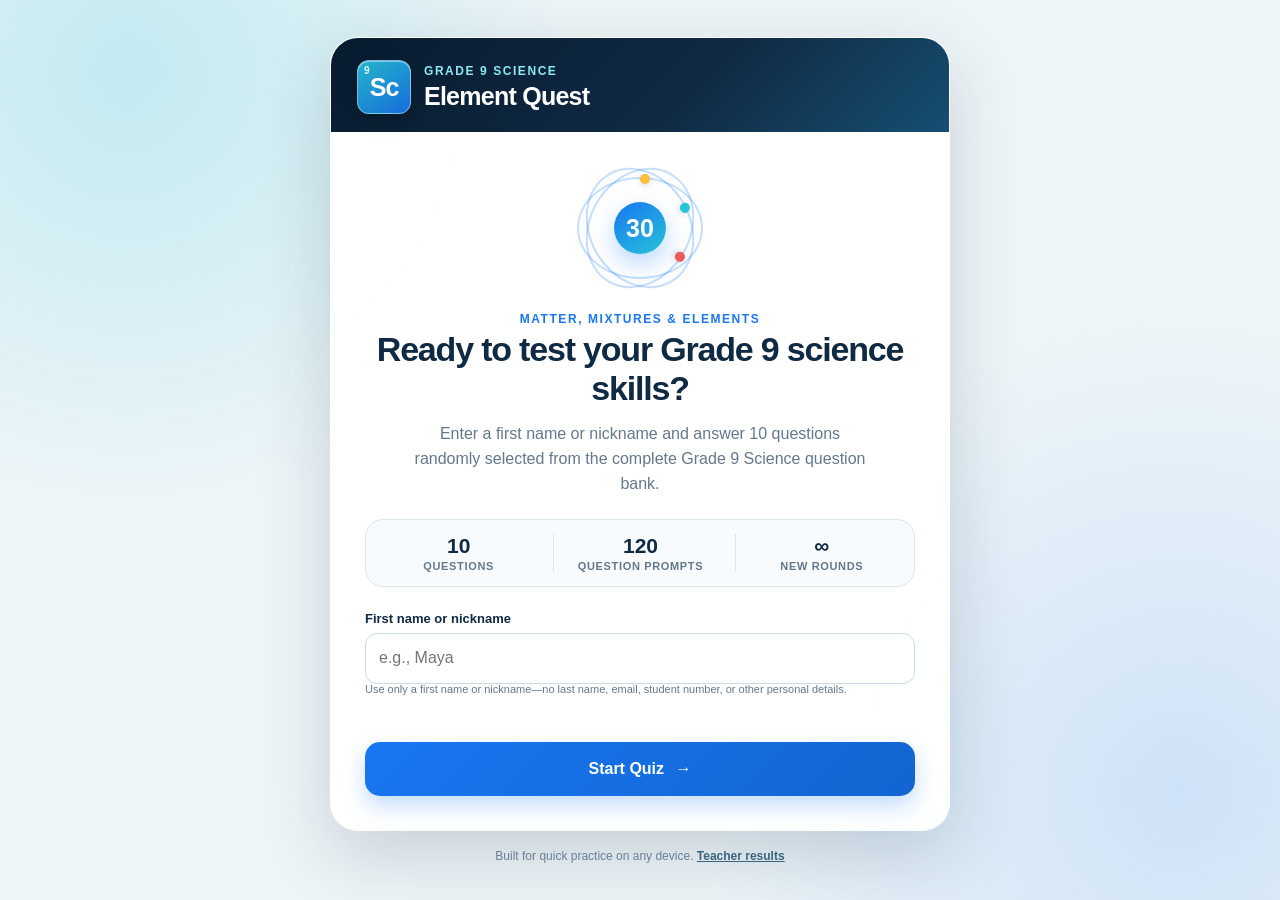
<file: index.html>
<!doctype html>
<html lang="en">
<head>
  <meta charset="utf-8">
  <meta name="viewport" content="width=device-width, initial-scale=1, viewport-fit=cover">
  <meta name="theme-color" content="#102a43">
  <meta name="description" content="A mobile-friendly Grade 9 Science quiz about elements, properties, changes, and mixtures.">
  <title>Element Quest — Grade 9 Science Quiz</title>
  <link rel="stylesheet" href="styles.css">
</head>
<body>
  <main class="app-shell">
    <section class="quiz-card" aria-labelledby="app-title">
      <header class="brand-bar">
        <div class="brand-mark" aria-hidden="true">
          <span class="brand-number">9</span>
          <span class="brand-symbol">Sc</span>
        </div>
        <div>
          <p class="eyebrow">Grade 9 Science</p>
          <h1 id="app-title">Element Quest</h1>
        </div>
      </header>

      <div id="start-screen" class="screen active">
        <div class="hero-visual" aria-hidden="true">
          <div class="atom-orbit orbit-one"><span></span></div>
          <div class="atom-orbit orbit-two"><span></span></div>
          <div class="atom-orbit orbit-three"><span></span></div>
          <div class="atom-core">30</div>
        </div>
        <p class="kicker">Matter, mixtures & elements</p>
        <h2>Ready to test your Grade 9 science skills?</h2>
        <p class="screen-copy">Enter a first name or nickname and answer 10 questions randomly selected from the complete Grade 9 Science question bank.</p>
        <div class="feature-row" aria-label="Quiz details">
          <div><strong>10</strong><span>questions</span></div>
          <div><strong>120</strong><span>question prompts</span></div>
          <div><strong>∞</strong><span>new rounds</span></div>
        </div>
        <form id="start-form" class="start-form" novalidate>
          <label for="student-name">First name or nickname</label>
          <input id="student-name" name="student-name" type="text" maxlength="40" autocomplete="given-name" placeholder="e.g., Maya" required>
          <p class="privacy-note">Use only a first name or nickname—no last name, email, student number, or other personal details.</p>
          <p id="start-error" class="form-error" role="alert"></p>
        </form>
        <button id="start-button" class="primary-button" type="submit" form="start-form">Start Quiz <span aria-hidden="true">→</span></button>
      </div>

      <div id="quiz-screen" class="screen" aria-live="polite">
        <p id="active-topic" class="active-topic">Grade 9 Science Review</p>
        <div class="quiz-status">
          <div>
            <span class="status-label">Question</span>
            <strong><span id="question-number">1</span> / <span id="question-total">10</span></strong>
          </div>
          <div class="score-pill">
            <span class="status-label">Score</span>
            <strong id="score">0</strong>
          </div>
        </div>

        <div class="progress-track" role="progressbar" aria-label="Quiz progress" aria-valuemin="0" aria-valuemax="10" aria-valuenow="1">
          <div id="progress-fill" class="progress-fill"></div>
        </div>

        <div class="question-area">
          <span id="question-type" class="question-type">Name → Symbol</span>
          <h2 id="question-text">Question text</h2>
          <p id="question-hint" class="question-hint"></p>
        </div>

        <div id="answer-list" class="answer-list" role="group" aria-labelledby="question-text"></div>

        <div id="feedback" class="feedback" role="status" aria-live="assertive" hidden>
          <div id="feedback-icon" class="feedback-icon" aria-hidden="true"></div>
          <div>
            <strong id="feedback-title"></strong>
            <p id="feedback-text"></p>
          </div>
        </div>

        <button id="next-button" class="primary-button next-button" type="button" hidden>Next Question <span aria-hidden="true">→</span></button>
      </div>

      <div id="result-screen" class="screen" aria-live="polite">
        <div id="result-badge" class="result-badge" aria-hidden="true">★</div>
        <p class="kicker">Round complete</p>
        <h2 id="result-heading">Great work!</h2>
        <div class="score-ring" aria-label="Final score">
          <span id="final-score">0</span>
          <small>/ 10</small>
        </div>
        <p id="result-message" class="screen-copy"></p>
        <div class="result-stats">
          <div><span id="correct-count">0</span><small>Correct</small></div>
          <div><span id="incorrect-count">0</span><small>Review</small></div>
          <div><span id="percent-score">0%</span><small>Score</small></div>
        </div>
        <p id="save-status" class="save-status" role="status"></p>
        <button id="play-again-button" class="primary-button" type="button">Play Again <span aria-hidden="true">↻</span></button>
        <button id="review-button" class="text-button" type="button">Review the first 30 elements</button>
      </div>

      <div id="study-screen" class="screen">
        <div class="study-header">
          <div>
            <p class="kicker">Quick reference</p>
            <h2>The first 30 elements</h2>
          </div>
          <button id="close-study-button" class="icon-button" type="button" aria-label="Close element reference">×</button>
        </div>
        <div id="element-grid" class="element-grid"></div>
        <button id="study-play-button" class="primary-button" type="button">Start a New Round <span aria-hidden="true">→</span></button>
      </div>
    </section>

    <p class="footer-note">Built for quick practice on any device. <a href="admin.html">Teacher results</a></p>
  </main>

  <noscript>This quiz needs JavaScript enabled to run.</noscript>
  <script src="config.js"></script>
  <script src="app.js" defer></script>
</body>
</html>
</file>
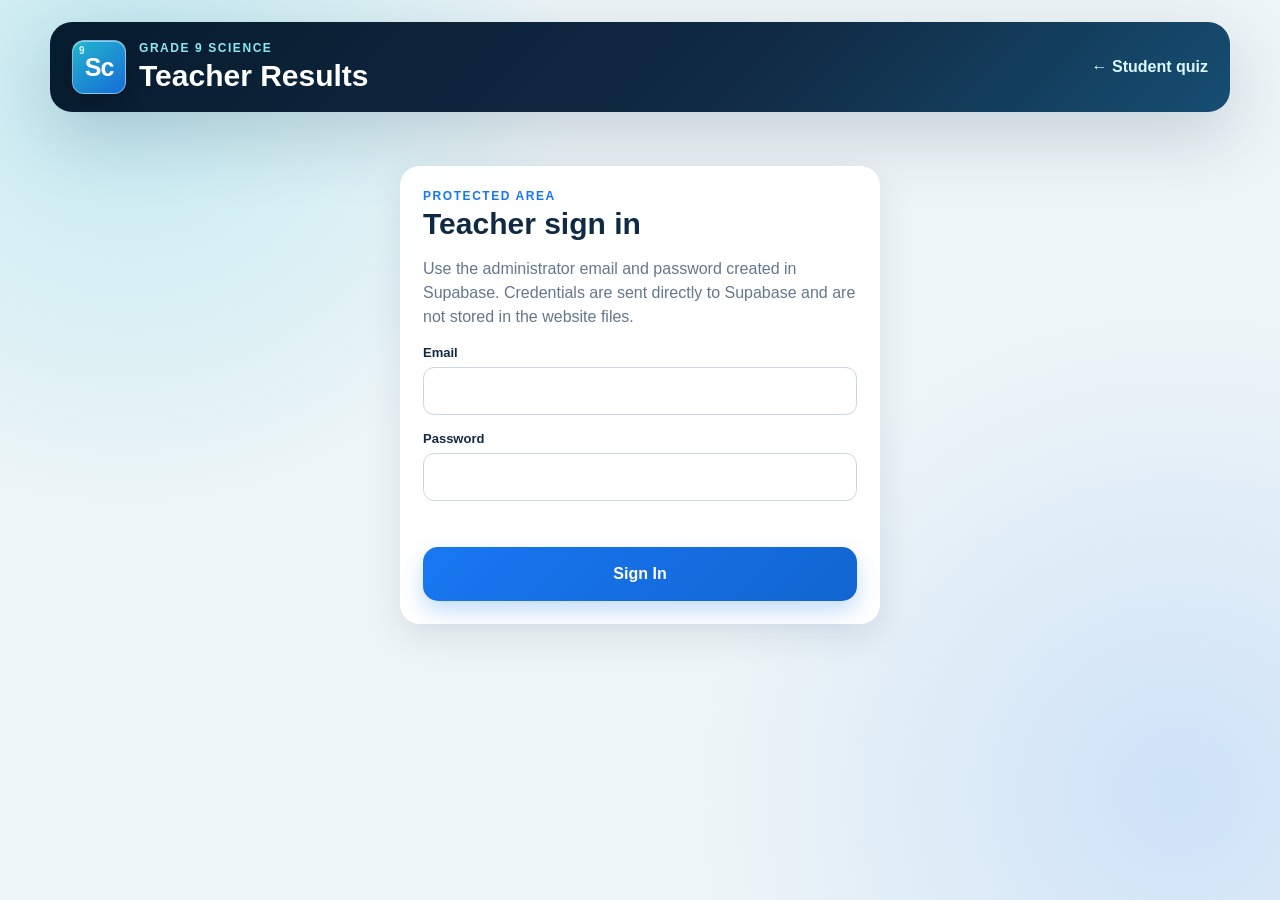
<file: admin.html>
<!doctype html>
<html lang="en">
<head>
  <meta charset="utf-8">
  <meta name="viewport" content="width=device-width, initial-scale=1, viewport-fit=cover">
  <meta name="theme-color" content="#102a43">
  <meta name="robots" content="noindex, nofollow">
  <title>Teacher Results — Element Quest</title>
  <link rel="stylesheet" href="styles.css">
  <link rel="stylesheet" href="admin.css">
</head>
<body>
  <main class="admin-shell">
    <header class="admin-header">
      <div class="admin-brand">
        <div class="brand-mark" aria-hidden="true"><span class="brand-number">9</span><span class="brand-symbol">Sc</span></div>
        <div><p class="eyebrow">Grade 9 Science</p><h1>Teacher Results</h1></div>
      </div>
      <a class="back-link" href="index.html">← Student quiz</a>
    </header>

    <section id="config-panel" class="admin-card notice-card" hidden>
      <h2>Tracking setup required</h2>
      <p>Add the Supabase project URL and anon key to <code>config.js</code>, then follow <code>SETUP.md</code>.</p>
    </section>

    <section id="login-panel" class="admin-card login-card">
      <p class="kicker">Protected area</p>
      <h2>Teacher sign in</h2>
      <p>Use the administrator email and password created in Supabase. Credentials are sent directly to Supabase and are not stored in the website files.</p>
      <form id="login-form">
        <label for="admin-email">Email</label>
        <input id="admin-email" type="email" autocomplete="username" required>
        <label for="admin-password">Password</label>
        <input id="admin-password" type="password" autocomplete="current-password" required>
        <p id="login-error" class="form-error" role="alert"></p>
        <button id="login-button" class="primary-button" type="submit">Sign In</button>
      </form>
    </section>

    <section id="dashboard" hidden>
      <div class="dashboard-title-row">
        <div><p class="kicker">Attempt tracking</p><h2>Quiz results</h2><p id="last-updated" class="muted"></p></div>
        <div class="dashboard-actions">
          <button id="refresh-button" class="secondary-button" type="button">Refresh</button>
          <button id="export-button" class="secondary-button" type="button">Export CSV</button>
          <button id="logout-button" class="text-button" type="button">Sign out</button>
        </div>
      </div>

      <div class="admin-card filter-bar">
        <label>Student
          <select id="student-filter"><option value="">All students</option></select>
        </label>
        <label>Topic
          <select id="topic-filter"><option value="">All topics</option></select>
        </label>
        <label>From date
          <input id="date-filter" type="date">
        </label>
        <button id="clear-filters" class="secondary-button" type="button">Clear filters</button>
      </div>

      <p id="dashboard-error" class="form-error dashboard-error" role="alert"></p>

      <div class="metric-grid" aria-label="Filtered result summary">
        <article class="metric-card"><span>Attempts</span><strong id="metric-attempts">0</strong></article>
        <article class="metric-card"><span>Average</span><strong id="metric-average">—</strong></article>
        <article class="metric-card"><span>Latest score</span><strong id="metric-latest">—</strong><small id="metric-latest-date"></small></article>
        <article class="metric-card"><span>Students</span><strong id="metric-students">0</strong></article>
      </div>

      <section class="admin-card table-section">
        <div class="section-heading"><div><h3>Student and topic summary</h3><p>Attempt count, average, and latest result for each combination.</p></div></div>
        <div class="table-wrap">
          <table>
            <thead><tr><th>Student</th><th>Topic</th><th>Attempts</th><th>Average</th><th>Latest</th><th>Latest date</th></tr></thead>
            <tbody id="summary-body"></tbody>
          </table>
        </div>
        <p id="summary-empty" class="empty-state" hidden>No attempts match these filters.</p>
      </section>

      <section class="admin-card table-section">
        <div class="section-heading"><div><h3>Commonly missed questions</h3><p>Ranked by the number of incorrect responses in the filtered attempts.</p></div></div>
        <div class="table-wrap">
          <table>
            <thead><tr><th>Question</th><th>Type</th><th>Times missed</th><th>Correct answer</th></tr></thead>
            <tbody id="missed-body"></tbody>
          </table>
        </div>
        <p id="missed-empty" class="empty-state" hidden>No incorrect answers in these attempts.</p>
      </section>

      <section class="admin-card table-section">
        <div class="section-heading"><div><h3>Attempt history</h3><p>Each completed quiz, newest first.</p></div><span id="history-count" class="count-pill">0 attempts</span></div>
        <div class="table-wrap">
          <table>
            <thead><tr><th>Date and time</th><th>Student</th><th>Topic</th><th>Score</th><th>Percentage</th><th>Incorrect</th></tr></thead>
            <tbody id="history-body"></tbody>
          </table>
        </div>
        <p id="history-empty" class="empty-state" hidden>No attempts have been recorded yet.</p>
      </section>
    </section>
  </main>

  <script src="config.js"></script>
  <script src="admin.js" defer></script>
</body>
</html>
</file>
<file: styles.css>
:root {
  --navy: #102a43;
  --navy-deep: #071b2e;
  --blue: #1877f2;
  --cyan: #27c3d8;
  --mint: #24b47e;
  --mint-soft: #e9f9f2;
  --coral: #ef5b5b;
  --coral-soft: #fff0f0;
  --gold: #ffbe3d;
  --ink: #17324d;
  --muted: #64788c;
  --line: #dbe6ef;
  --surface: #ffffff;
  --page: #eef5f8;
  --shadow: 0 24px 70px rgba(16, 42, 67, 0.18);
  --radius-lg: 28px;
  --radius-md: 18px;
}

* { box-sizing: border-box; }

html {
  min-height: 100%;
  background: var(--page);
  -webkit-text-size-adjust: 100%;
}

body {
  min-width: 320px;
  min-height: 100vh;
  min-height: 100dvh;
  margin: 0;
  color: var(--ink);
  background:
    radial-gradient(circle at 10% 8%, rgba(39, 195, 216, 0.22), transparent 28rem),
    radial-gradient(circle at 92% 88%, rgba(24, 119, 242, 0.15), transparent 30rem),
    var(--page);
  font-family: -apple-system, BlinkMacSystemFont, "SF Pro Display", "Segoe UI", sans-serif;
  -webkit-font-smoothing: antialiased;
}

button, input, select { font: inherit; }

button, .answer-button {
  -webkit-tap-highlight-color: transparent;
  touch-action: manipulation;
}

.app-shell {
  min-height: 100vh;
  min-height: 100dvh;
  display: flex;
  flex-direction: column;
  align-items: center;
  justify-content: center;
  gap: 18px;
  padding: max(22px, env(safe-area-inset-top)) max(16px, env(safe-area-inset-right)) max(22px, env(safe-area-inset-bottom)) max(16px, env(safe-area-inset-left));
}

.quiz-card {
  width: min(100%, 620px);
  overflow: hidden;
  background: rgba(255, 255, 255, 0.97);
  border: 1px solid rgba(255, 255, 255, 0.8);
  border-radius: var(--radius-lg);
  box-shadow: var(--shadow);
}

.brand-bar {
  display: flex;
  align-items: center;
  gap: 13px;
  padding: 22px 26px 18px;
  color: #fff;
  background: linear-gradient(135deg, var(--navy-deep), var(--navy) 58%, #164e72);
}

.brand-mark {
  position: relative;
  width: 54px;
  height: 54px;
  flex: 0 0 auto;
  display: grid;
  place-items: center;
  border: 1px solid rgba(255, 255, 255, 0.42);
  border-radius: 12px;
  background: linear-gradient(145deg, rgba(39, 195, 216, 0.92), rgba(24, 119, 242, 0.88));
  box-shadow: inset 0 1px 0 rgba(255,255,255,.45), 0 7px 18px rgba(0,0,0,.18);
}

.brand-number {
  position: absolute;
  top: 4px;
  left: 6px;
  font-size: 10px;
  font-weight: 700;
  opacity: .85;
}

.brand-symbol { font-size: 25px; font-weight: 800; letter-spacing: -.04em; }

.eyebrow, .kicker {
  margin: 0 0 4px;
  font-size: 12px;
  font-weight: 800;
  letter-spacing: .13em;
  text-transform: uppercase;
}

.eyebrow { color: #8ee8f3; }
.brand-bar h1 { margin: 0; font-size: 25px; letter-spacing: -.03em; }

.screen { display: none; padding: 30px 34px 34px; }
.screen.active { display: block; animation: screen-in .32s ease both; }

@keyframes screen-in {
  from { opacity: 0; transform: translateY(7px); }
  to { opacity: 1; transform: translateY(0); }
}

#start-screen, #result-screen { text-align: center; }

.hero-visual {
  position: relative;
  width: 132px;
  height: 132px;
  margin: 0 auto 18px;
}

.atom-core {
  position: absolute;
  inset: 40px;
  display: grid;
  place-items: center;
  color: #fff;
  border-radius: 50%;
  background: linear-gradient(145deg, var(--blue), var(--cyan));
  box-shadow: 0 10px 24px rgba(24, 119, 242, .3);
  font-size: 25px;
  font-weight: 900;
}

.atom-orbit { position: absolute; inset: 15px 3px; border: 2px solid rgba(24, 119, 242, .25); border-radius: 50%; }
.atom-orbit span { position: absolute; top: -5px; left: 50%; width: 10px; height: 10px; border-radius: 50%; background: var(--gold); box-shadow: 0 2px 6px rgba(0,0,0,.15); }
.orbit-two { transform: rotate(60deg); }
.orbit-two span { background: var(--cyan); }
.orbit-three { transform: rotate(120deg); }
.orbit-three span { background: var(--coral); }

.kicker { color: var(--blue); }
.screen h2 { margin: 0; color: var(--navy); font-size: clamp(25px, 5vw, 34px); line-height: 1.15; letter-spacing: -.035em; }
.screen-copy { max-width: 470px; margin: 14px auto 22px; color: var(--muted); font-size: 16px; line-height: 1.55; }

.feature-row {
  display: grid;
  grid-template-columns: repeat(3, 1fr);
  gap: 8px;
  margin: 0 0 24px;
  padding: 14px 6px;
  border: 1px solid var(--line);
  border-radius: var(--radius-md);
  background: #f8fbfd;
}

.feature-row div { display: flex; flex-direction: column; gap: 2px; }
.feature-row div + div { border-left: 1px solid var(--line); }
.feature-row strong { color: var(--navy); font-size: 21px; }
.feature-row span { color: var(--muted); font-size: 11px; font-weight: 700; text-transform: uppercase; letter-spacing: .06em; }

.start-form { margin: 0 0 18px; text-align: left; }
.start-form label { display: block; margin: 13px 0 7px; color: var(--navy); font-size: 13px; font-weight: 850; }
.start-form input, .start-form select { width: 100%; min-height: 51px; padding: 11px 13px; color: var(--ink); border: 1px solid #cbdbe6; border-radius: 12px; background: #fff; }
.start-form input:focus, .start-form select:focus { outline: 3px solid rgba(24,119,242,.17); border-color: var(--blue); }
.privacy-note { margin: -2px 0 3px; color: var(--muted); font-size: 11px; line-height: 1.4; }
.form-error { min-height: 19px; margin: 8px 0 0; color: #a43131; font-size: 12px; font-weight: 800; }
.active-topic { margin: 0 0 12px; color: var(--blue); font-size: 12px; font-weight: 900; letter-spacing: .08em; text-align: center; text-transform: uppercase; }

.primary-button {
  width: 100%;
  min-height: 54px;
  padding: 14px 22px;
  color: #fff;
  border: 0;
  border-radius: 15px;
  background: linear-gradient(135deg, var(--blue), #1265d1);
  box-shadow: 0 10px 22px rgba(24, 119, 242, .25);
  cursor: pointer;
  font-weight: 800;
  transition: transform .16s ease, box-shadow .16s ease, filter .16s ease;
}

.primary-button span { margin-left: 7px; }
.primary-button:hover { filter: brightness(1.04); box-shadow: 0 13px 26px rgba(24, 119, 242, .3); }
.primary-button:active { transform: translateY(1px) scale(.995); }
.primary-button:focus-visible, .answer-button:focus-visible, .text-button:focus-visible, .icon-button:focus-visible { outline: 3px solid rgba(24, 119, 242, .3); outline-offset: 3px; }

.quiz-status { display: flex; align-items: center; justify-content: space-between; margin-bottom: 10px; }
.quiz-status > div { display: flex; align-items: baseline; gap: 7px; }
.status-label { color: var(--muted); font-size: 12px; font-weight: 800; text-transform: uppercase; letter-spacing: .1em; }
.quiz-status strong { color: var(--navy); font-size: 18px; }
.score-pill { padding: 8px 12px; border-radius: 999px; background: #edf5ff; }

.progress-track { height: 8px; overflow: hidden; border-radius: 999px; background: #e8eff5; }
.progress-fill { width: 10%; height: 100%; border-radius: inherit; background: linear-gradient(90deg, var(--cyan), var(--blue)); transition: width .35s ease; }

.question-area { padding: 26px 0 22px; }
.question-type { display: inline-flex; margin-bottom: 11px; padding: 6px 9px; color: #1265d1; border-radius: 7px; background: #edf5ff; font-size: 11px; font-weight: 900; letter-spacing: .08em; text-transform: uppercase; }
.question-area h2 { font-size: clamp(23px, 5vw, 31px); line-height: 1.23; }
.question-hint { margin: 9px 0 0; color: var(--muted); font-size: 14px; line-height: 1.45; }
.question-hint:empty { display: none; }

.answer-list { display: grid; gap: 11px; }
.answer-button {
  position: relative;
  width: 100%;
  min-height: 58px;
  display: flex;
  align-items: center;
  gap: 13px;
  padding: 11px 15px;
  color: var(--ink);
  text-align: left;
  border: 2px solid var(--line);
  border-radius: 14px;
  background: var(--surface);
  cursor: pointer;
  font-weight: 750;
  transition: border-color .15s ease, background .15s ease, transform .15s ease;
}
.answer-button:hover:not(:disabled) { border-color: #91bdf4; background: #f8fbff; }
.answer-button:active:not(:disabled) { transform: scale(.992); }
.answer-button:disabled { cursor: default; opacity: 1; }

.answer-letter {
  width: 34px;
  height: 34px;
  flex: 0 0 auto;
  display: grid;
  place-items: center;
  color: #416078;
  border-radius: 10px;
  background: #eef3f7;
  font-size: 13px;
  font-weight: 900;
}
.answer-copy { line-height: 1.3; }
.answer-button.correct { color: #12623f; border-color: var(--mint); background: var(--mint-soft); }
.answer-button.correct .answer-letter { color: #fff; background: var(--mint); }
.answer-button.incorrect { color: #9a2f2f; border-color: var(--coral); background: var(--coral-soft); }
.answer-button.incorrect .answer-letter { color: #fff; background: var(--coral); }
.answer-button.dimmed { opacity: .57; }

.feedback {
  display: flex;
  align-items: flex-start;
  gap: 12px;
  margin-top: 16px;
  padding: 14px;
  border-radius: 14px;
  text-align: left;
}
.feedback[hidden] { display: none; }
.feedback.is-correct { color: #12623f; background: var(--mint-soft); }
.feedback.is-incorrect { color: #8d3030; background: var(--coral-soft); }
.feedback-icon { width: 27px; height: 27px; flex: 0 0 auto; display: grid; place-items: center; color: #fff; border-radius: 50%; font-weight: 900; }
.is-correct .feedback-icon { background: var(--mint); }
.is-incorrect .feedback-icon { background: var(--coral); }
.feedback strong { display: block; margin: 1px 0 3px; }
.feedback p { margin: 0; font-size: 13px; line-height: 1.42; }
.next-button { margin-top: 14px; }

.result-badge { width: 74px; height: 74px; display: grid; place-items: center; margin: 0 auto 16px; color: #6e4b00; border-radius: 50%; background: linear-gradient(145deg, #ffe38d, var(--gold)); box-shadow: 0 10px 25px rgba(255, 190, 61, .3); font-size: 34px; }
.score-ring { width: 142px; height: 142px; display: flex; align-items: baseline; justify-content: center; margin: 20px auto 10px; padding-top: 39px; color: var(--navy); border: 10px solid #dceeff; border-radius: 50%; background: #f9fcff; box-shadow: inset 0 0 0 2px #fff; }
.score-ring span { font-size: 48px; font-weight: 900; line-height: 1; letter-spacing: -.05em; }
.score-ring small { margin-left: 3px; color: var(--muted); font-weight: 800; }

.result-stats { display: grid; grid-template-columns: repeat(3, 1fr); gap: 8px; margin: 22px 0; }
.result-stats div { padding: 12px 5px; border-radius: 13px; background: #f3f8fb; }
.result-stats span, .result-stats small { display: block; }
.result-stats span { color: var(--navy); font-size: 20px; font-weight: 900; }
.result-stats small { margin-top: 3px; color: var(--muted); font-size: 10px; font-weight: 800; letter-spacing: .08em; text-transform: uppercase; }
.save-status { min-height: 21px; margin: -9px 0 15px; padding: 8px 10px; border-radius: 10px; font-size: 12px; font-weight: 750; }
.save-status.saving { color: #466177; background: #f1f6f9; }
.save-status.saved { color: #12623f; background: var(--mint-soft); }
.save-status.warning { color: #8a4f10; background: #fff5df; }

.text-button { margin: 17px 0 0; padding: 7px; color: var(--blue); border: 0; background: none; cursor: pointer; font-weight: 800; }
.study-header { display: flex; align-items: flex-start; justify-content: space-between; gap: 12px; margin-bottom: 20px; }
.study-header h2 { font-size: 27px; }
.icon-button { width: 42px; height: 42px; flex: 0 0 auto; color: var(--navy); border: 1px solid var(--line); border-radius: 50%; background: #f5f9fb; cursor: pointer; font-size: 26px; line-height: 1; }

.element-grid { display: grid; grid-template-columns: repeat(5, 1fr); gap: 7px; margin-bottom: 22px; }
.element-tile { min-width: 0; aspect-ratio: 1 / 1.08; display: flex; flex-direction: column; justify-content: space-between; padding: 6px; border: 1px solid #cfe0eb; border-radius: 9px; background: linear-gradient(145deg, #fff, #f3f9fc); }
.element-tile:nth-child(-n+10) { background: linear-gradient(145deg, #f1fbff, #e8f6ff); }
.element-number { color: var(--muted); font-size: 8px; font-weight: 800; }
.element-symbol { color: var(--navy); font-size: clamp(16px, 4vw, 23px); font-weight: 900; line-height: 1; text-align: center; }
.element-name { overflow: hidden; color: #4e6679; font-size: clamp(7px, 1.7vw, 9px); font-weight: 700; text-overflow: ellipsis; white-space: nowrap; text-align: center; }
.footer-note { margin: 0; color: #698095; font-size: 12px; }
.footer-note a { color: #3c647e; font-weight: 800; }

@media (max-width: 560px) {
  .app-shell { justify-content: flex-start; padding-top: max(10px, env(safe-area-inset-top)); padding-left: max(10px, env(safe-area-inset-left)); padding-right: max(10px, env(safe-area-inset-right)); }
  .quiz-card { border-radius: 22px; }
  .brand-bar { padding: 16px 18px 14px; }
  .brand-mark { width: 47px; height: 47px; }
  .brand-symbol { font-size: 22px; }
  .brand-bar h1 { font-size: 21px; }
  .screen { padding: 24px 20px 26px; }
  .hero-visual { width: 112px; height: 112px; margin-bottom: 14px; }
  .atom-core { inset: 34px; font-size: 22px; }
  .atom-orbit { inset: 12px 2px; }
  .screen-copy { font-size: 15px; }
  .question-area { padding: 22px 0 18px; }
  .answer-button { min-height: 56px; }
  .footer-note { padding-bottom: env(safe-area-inset-bottom); }
}

@media (max-width: 380px) {
  .screen { padding-left: 16px; padding-right: 16px; }
  .feature-row span { font-size: 9px; }
  .element-grid { gap: 5px; }
}

@media (prefers-reduced-motion: reduce) {
  *, *::before, *::after { scroll-behavior: auto !important; animation-duration: .01ms !important; transition-duration: .01ms !important; }
}
</file>
<file: admin.css>
.admin-shell { width: min(1180px, calc(100% - 28px)); margin: 0 auto; padding: max(22px, env(safe-area-inset-top)) 0 max(40px, env(safe-area-inset-bottom)); }
.admin-header { display: flex; align-items: center; justify-content: space-between; gap: 18px; margin-bottom: 24px; padding: 18px 22px; color: #fff; border-radius: 22px; background: linear-gradient(135deg, var(--navy-deep), var(--navy) 58%, #164e72); box-shadow: var(--shadow); }
.admin-brand { display: flex; align-items: center; gap: 13px; }
.admin-header h1 { margin: 0; font-size: clamp(22px, 4vw, 30px); }
.back-link { color: #d9f8ff; font-weight: 800; text-decoration: none; }
.admin-card { margin-bottom: 18px; padding: 22px; border: 1px solid rgba(255,255,255,.82); border-radius: 20px; background: rgba(255,255,255,.97); box-shadow: 0 12px 35px rgba(16,42,67,.10); }
.login-card { width: min(100%, 480px); margin: 54px auto; }
.login-card h2, .notice-card h2, .dashboard-title-row h2 { margin: 0; color: var(--navy); font-size: 30px; }
.login-card > p:not(.kicker), .notice-card p, .section-heading p, .muted { color: var(--muted); line-height: 1.5; }
label { display: block; color: var(--navy); font-size: 13px; font-weight: 800; }
input, select { width: 100%; min-height: 48px; margin: 7px 0 16px; padding: 10px 12px; color: var(--ink); border: 1px solid #c9d8e3; border-radius: 11px; background: #fff; font: inherit; }
input:focus, select:focus { outline: 3px solid rgba(24,119,242,.18); border-color: var(--blue); }
.form-error { min-height: 20px; margin: 0 0 10px; color: #a43131; font-size: 13px; font-weight: 700; }
.dashboard-error { margin: 0 0 14px; }
.dashboard-title-row, .section-heading { display: flex; align-items: flex-start; justify-content: space-between; gap: 18px; }
.dashboard-title-row { margin: 10px 2px 20px; }
.dashboard-title-row p { margin: 5px 0 0; }
.dashboard-actions { display: flex; align-items: center; flex-wrap: wrap; justify-content: flex-end; gap: 8px; }
.secondary-button { min-height: 42px; padding: 8px 14px; color: #1265d1; border: 1px solid #a9c9ed; border-radius: 10px; background: #f4f9ff; cursor: pointer; font-weight: 800; }
.filter-bar { display: grid; grid-template-columns: 1.2fr 1.2fr 1fr auto; align-items: end; gap: 12px; }
.filter-bar input, .filter-bar select { margin-bottom: 0; }
.filter-bar .secondary-button { min-height: 48px; }
.metric-grid { display: grid; grid-template-columns: repeat(4, 1fr); gap: 14px; margin-bottom: 18px; }
.metric-card { min-height: 125px; display: flex; flex-direction: column; justify-content: center; padding: 20px; border-radius: 18px; background: linear-gradient(145deg, #fff, #f2f8fc); box-shadow: 0 8px 25px rgba(16,42,67,.08); border: 1px solid #e0eaf1; }
.metric-card span { color: var(--muted); font-size: 12px; font-weight: 900; letter-spacing: .08em; text-transform: uppercase; }
.metric-card strong { margin-top: 7px; color: var(--navy); font-size: 31px; }
.metric-card small { margin-top: 4px; color: var(--muted); }
.table-section h3 { margin: 0; color: var(--navy); font-size: 21px; }
.section-heading { margin-bottom: 15px; }
.section-heading p { margin: 5px 0 0; font-size: 13px; }
.table-wrap { overflow-x: auto; border: 1px solid #e2ebf1; border-radius: 12px; }
table { width: 100%; border-collapse: collapse; font-size: 13px; }
th { padding: 11px 12px; color: #466177; text-align: left; white-space: nowrap; background: #f2f7fa; font-size: 11px; letter-spacing: .06em; text-transform: uppercase; }
td { padding: 12px; border-top: 1px solid #e5edf2; vertical-align: top; line-height: 1.4; }
tbody tr:hover { background: #f9fcfe; }
.score-chip { display: inline-block; min-width: 56px; padding: 5px 8px; color: #12623f; text-align: center; border-radius: 999px; background: var(--mint-soft); font-weight: 900; }
.incorrect-list { margin: 0; padding-left: 17px; min-width: 260px; }
.incorrect-list li + li { margin-top: 6px; }
.empty-state { margin: 16px 0 0; color: var(--muted); text-align: center; }
.count-pill { padding: 6px 10px; color: #35546b; border-radius: 999px; background: #edf4f8; font-size: 12px; font-weight: 800; white-space: nowrap; }
code { padding: 2px 5px; border-radius: 5px; background: #edf3f7; }
[hidden] { display: none !important; }
@media (max-width: 820px) { .filter-bar { grid-template-columns: 1fr 1fr; } .metric-grid { grid-template-columns: 1fr 1fr; } }
@media (max-width: 560px) { .admin-shell { width: min(100% - 18px, 1180px); } .admin-header, .dashboard-title-row, .section-heading { flex-direction: column; } .admin-header { align-items: flex-start; } .dashboard-actions { justify-content: flex-start; } .filter-bar, .metric-grid { grid-template-columns: 1fr; } .admin-card { padding: 17px; } }
</file>
